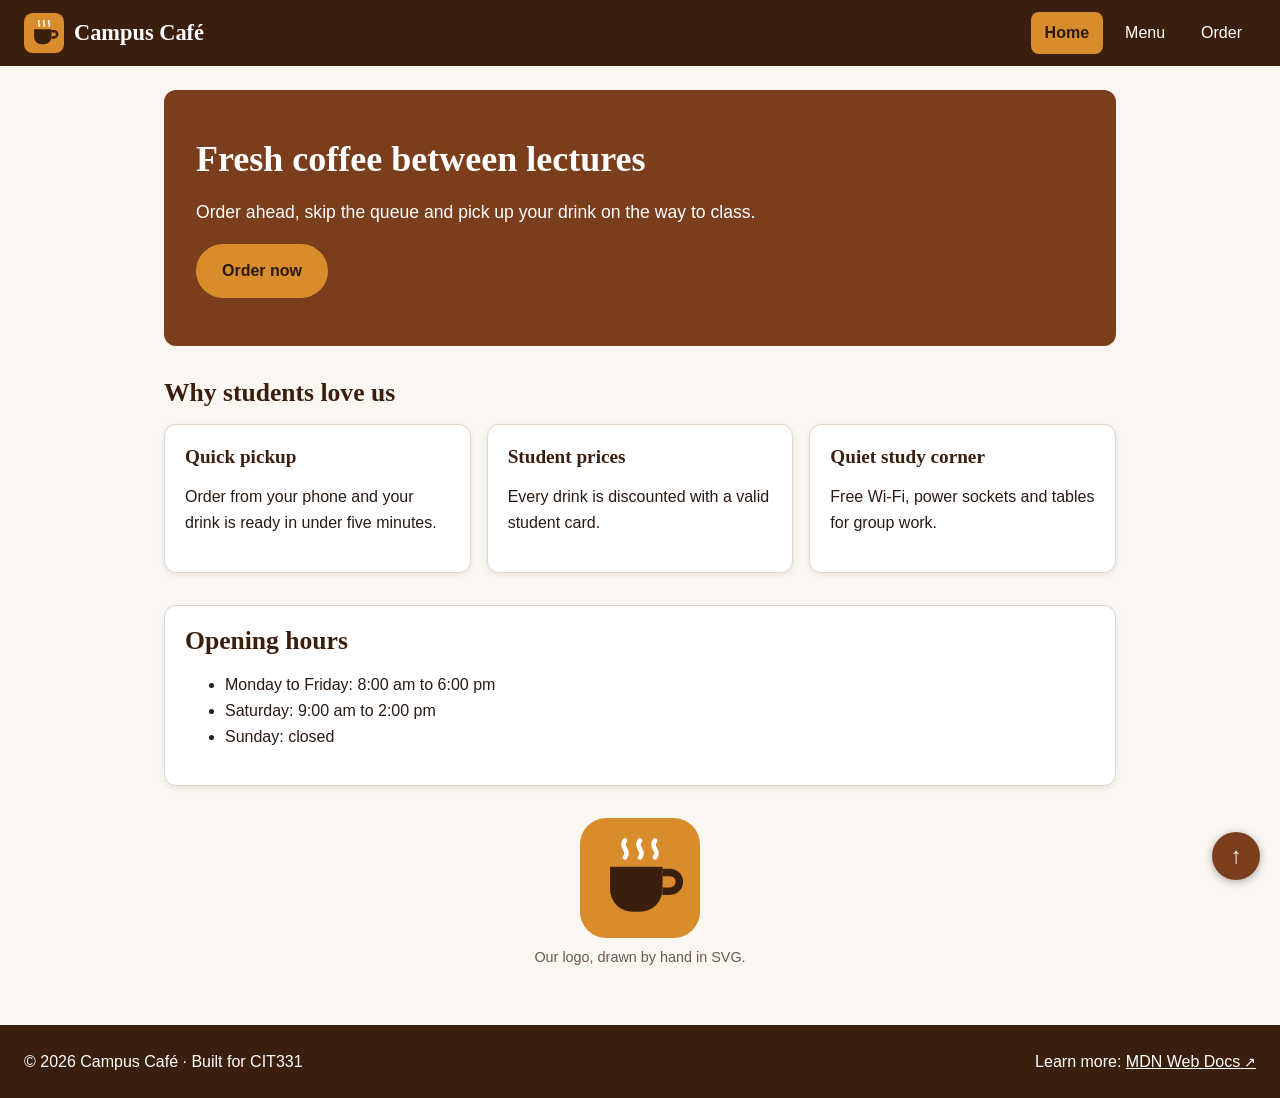
<file: index.html>
<!DOCTYPE html>
<html lang="en">
<head>
  <meta charset="UTF-8">
 
  <meta name="viewport" content="width=device-width, initial-scale=1.0">
  <meta name="description" content="Campus Café: fresh coffee, snacks and a quiet study space.">
  <title>Campus Café | Home</title>
 <link rel="stylesheet" href="css/styles.css">
</head>
<body id="top">
  <a class="skip-link" href="#main">Skip to main content</a>
 
  <header class="site-header">
    <a class="brand" href="index.html">
      <img src="images/logo.svg" alt="" width="40" height="40">
      <span>Campus Café</span>
    </a>
    <nav aria-label="Main">
      <ul class="nav-list">
        <li><a href="index.html" class="active" aria-current="page">Home</a></li>
        <li><a href="menu.html">Menu</a></li>
        <li><a href="order.html">Order</a></li>
      </ul>
    </nav>
  </header>
 
  <main id="main">
    <section class="hero">
      <h1>Fresh coffee between lectures</h1>
      <p>Order ahead, skip the queue and pick up your drink on the way to class.</p>
      <a class="btn" href="order.html">Order now</a>
    </section>
 
    <section class="highlights">
      <h2>Why students love us</h2>
      <div class="card-row">
        <article class="card">
          <h3>Quick pickup</h3>
          <p>Order from your phone and your drink is ready in under five minutes.</p>
        </article>
        <article class="card">
          <h3>Student prices</h3>
          <p>Every drink is discounted with a valid student card.</p>
        </article>
        <article class="card">
          <h3>Quiet study corner</h3>
          <p>Free Wi-Fi, power sockets and tables for group work.</p>
        </article>
      </div>
    </section>
 
    <aside class="card notice">
      <h2>Opening hours</h2>
      <ul>
        <li>Monday to Friday: <time datetime="08:00">8:00 am</time> to <time datetime="18:00">6:00 pm</time></li>
        <li>Saturday: <time datetime="09:00">9:00 am</time> to <time datetime="14:00">2:00 pm</time></li>
        <li>Sunday: closed</li>
      </ul>
    </aside>
 
    <figure class="logo-figure">
      <img src="images/logo.svg" alt="Campus Café logo: a coffee cup with steam" width="120" height="120">
      <figcaption>Our logo, drawn by hand in SVG.</figcaption>
    </figure>
  </main>
 
  <footer class="site-footer">
    <p>&copy; 2026 Campus Café &middot; Built for CIT331</p>
    <p>Learn more: <a href="https://developer.mozilla.org/" target="_blank" rel="noopener noreferrer">MDN Web Docs</a></p>
  </footer>
 
  <a class="back-to-top" href="#top" aria-label="Back to top">&uarr;</a>
</body>
</html>
</file>
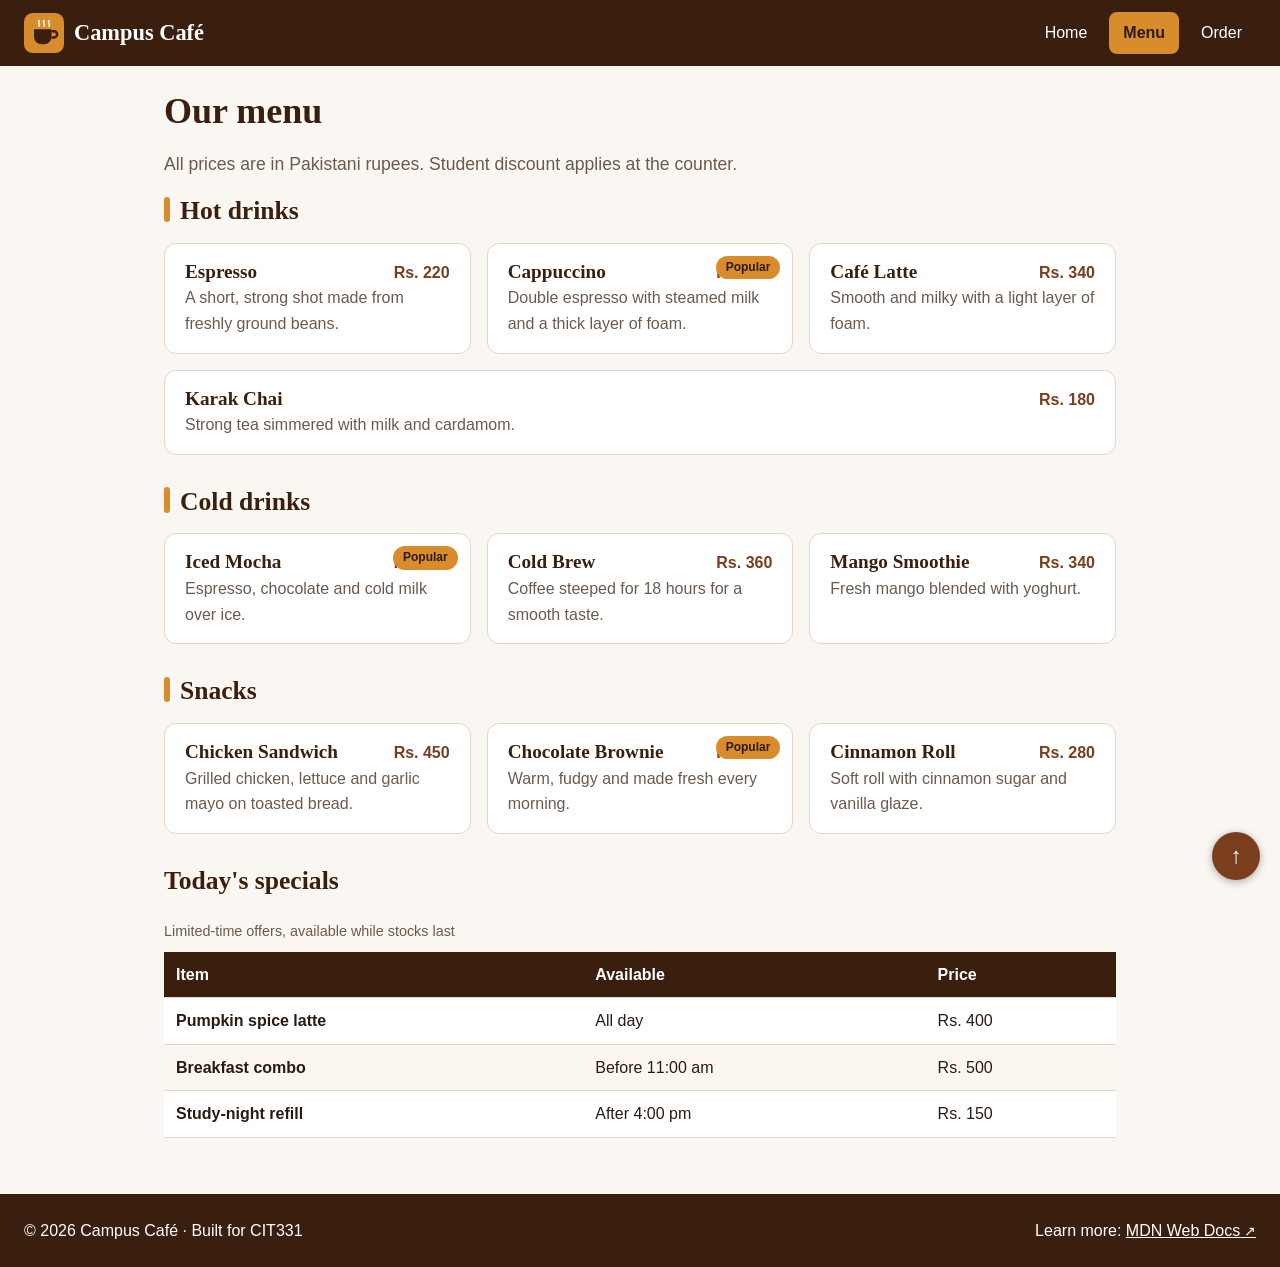
<file: menu.html>
<!DOCTYPE html>
<html lang="en">
<head>
  <meta charset="UTF-8">
  <meta name="viewport" content="width=device-width, initial-scale=1.0">
  <meta name="description" content="The Campus Café menu: hot drinks, cold drinks and snacks.">
  <title>Campus Café | Menu</title>
  <link rel="stylesheet" href="css/styles.css">
</head>
<body id="top">
  <a class="skip-link" href="#main">Skip to main content</a>

  <header class="site-header">
    <a class="brand" href="index.html">
      <img src="images/logo.svg" alt="" width="40" height="40">
      <span>Campus Café</span>
    </a>
    <nav aria-label="Main">
      <ul class="nav-list">
        <li><a href="index.html">Home</a></li>
        <li><a href="menu.html" class="active" aria-current="page">Menu</a></li>
        <li><a href="order.html">Order</a></li>
      </ul>
    </nav>
  </header>

  <main id="main">
    <h1>Our menu</h1>
    <p>All prices are in Pakistani rupees. Student discount applies at the counter.</p>

    <section class="menu-group">
      <h2>Hot drinks</h2>
      <div class="menu-list">
        <article class="menu-item">
          <div class="item-head">
            <h3>Espresso</h3>
            <span class="price">Rs. 220</span>
          </div>
          <p>A short, strong shot made from freshly ground beans.</p>
        </article>
        <article class="menu-item">
          <span class="badge">Popular</span>
          <div class="item-head">
            <h3>Cappuccino</h3>
            <span class="price">Rs. 320</span>
          </div>
          <p>Double espresso with steamed milk and a thick layer of foam.</p>
        </article>
        <article class="menu-item">
          <div class="item-head">
            <h3>Caf&eacute; Latte</h3>
            <span class="price">Rs. 340</span>
          </div>
          <p>Smooth and milky with a light layer of foam.</p>
        </article>
        <article class="menu-item">
          <div class="item-head">
            <h3>Karak Chai</h3>
            <span class="price">Rs. 180</span>
          </div>
          <p>Strong tea simmered with milk and cardamom.</p>
        </article>
      </div>
    </section>

    <section class="menu-group">
      <h2>Cold drinks</h2>
      <div class="menu-list">
        <article class="menu-item">
          <span class="badge">Popular</span>
          <div class="item-head">
            <h3>Iced Mocha</h3>
            <span class="price">Rs. 380</span>
          </div>
          <p>Espresso, chocolate and cold milk over ice.</p>
        </article>
        <article class="menu-item">
          <div class="item-head">
            <h3>Cold Brew</h3>
            <span class="price">Rs. 360</span>
          </div>
          <p>Coffee steeped for 18 hours for a smooth taste.</p>
        </article>
        <article class="menu-item">
          <div class="item-head">
            <h3>Mango Smoothie</h3>
            <span class="price">Rs. 340</span>
          </div>
          <p>Fresh mango blended with yoghurt.</p>
        </article>
      </div>
    </section>

    <section class="menu-group">
      <h2>Snacks</h2>
      <div class="menu-list">
        <article class="menu-item">
          <div class="item-head">
            <h3>Chicken Sandwich</h3>
            <span class="price">Rs. 450</span>
          </div>
          <p>Grilled chicken, lettuce and garlic mayo on toasted bread.</p>
        </article>
        <article class="menu-item">
          <span class="badge">Popular</span>
          <div class="item-head">
            <h3>Chocolate Brownie</h3>
            <span class="price">Rs. 250</span>
          </div>
          <p>Warm, fudgy and made fresh every morning.</p>
        </article>
        <article class="menu-item">
          <div class="item-head">
            <h3>Cinnamon Roll</h3>
            <span class="price">Rs. 280</span>
          </div>
          <p>Soft roll with cinnamon sugar and vanilla glaze.</p>
        </article>
      </div>
    </section>

    <section class="specials">
      <h2>Today's specials</h2>
      <div class="table-wrap">
        <table>
          <caption>Limited-time offers, available while stocks last</caption>
          <thead>
            <tr>
              <th scope="col">Item</th>
              <th scope="col">Available</th>
              <th scope="col">Price</th>
            </tr>
          </thead>
          <tbody>
            <tr><th scope="row">Pumpkin spice latte</th><td>All day</td><td>Rs. 400</td></tr>
            <tr><th scope="row">Breakfast combo</th><td>Before 11:00 am</td><td>Rs. 500</td></tr>
            <tr><th scope="row">Study-night refill</th><td>After 4:00 pm</td><td>Rs. 150</td></tr>
          </tbody>
        </table>
      </div>
    </section>
  </main>

  <footer class="site-footer">
    <p>&copy; 2026 Campus Caf&eacute; &middot; Built for CIT331</p>
    <p>Learn more: <a href="https://developer.mozilla.org/" target="_blank" rel="noopener noreferrer">MDN Web Docs</a></p>
  </footer>

  <a class="back-to-top" href="#top" aria-label="Back to top">&uarr;</a>
</body>
</html>
</file>
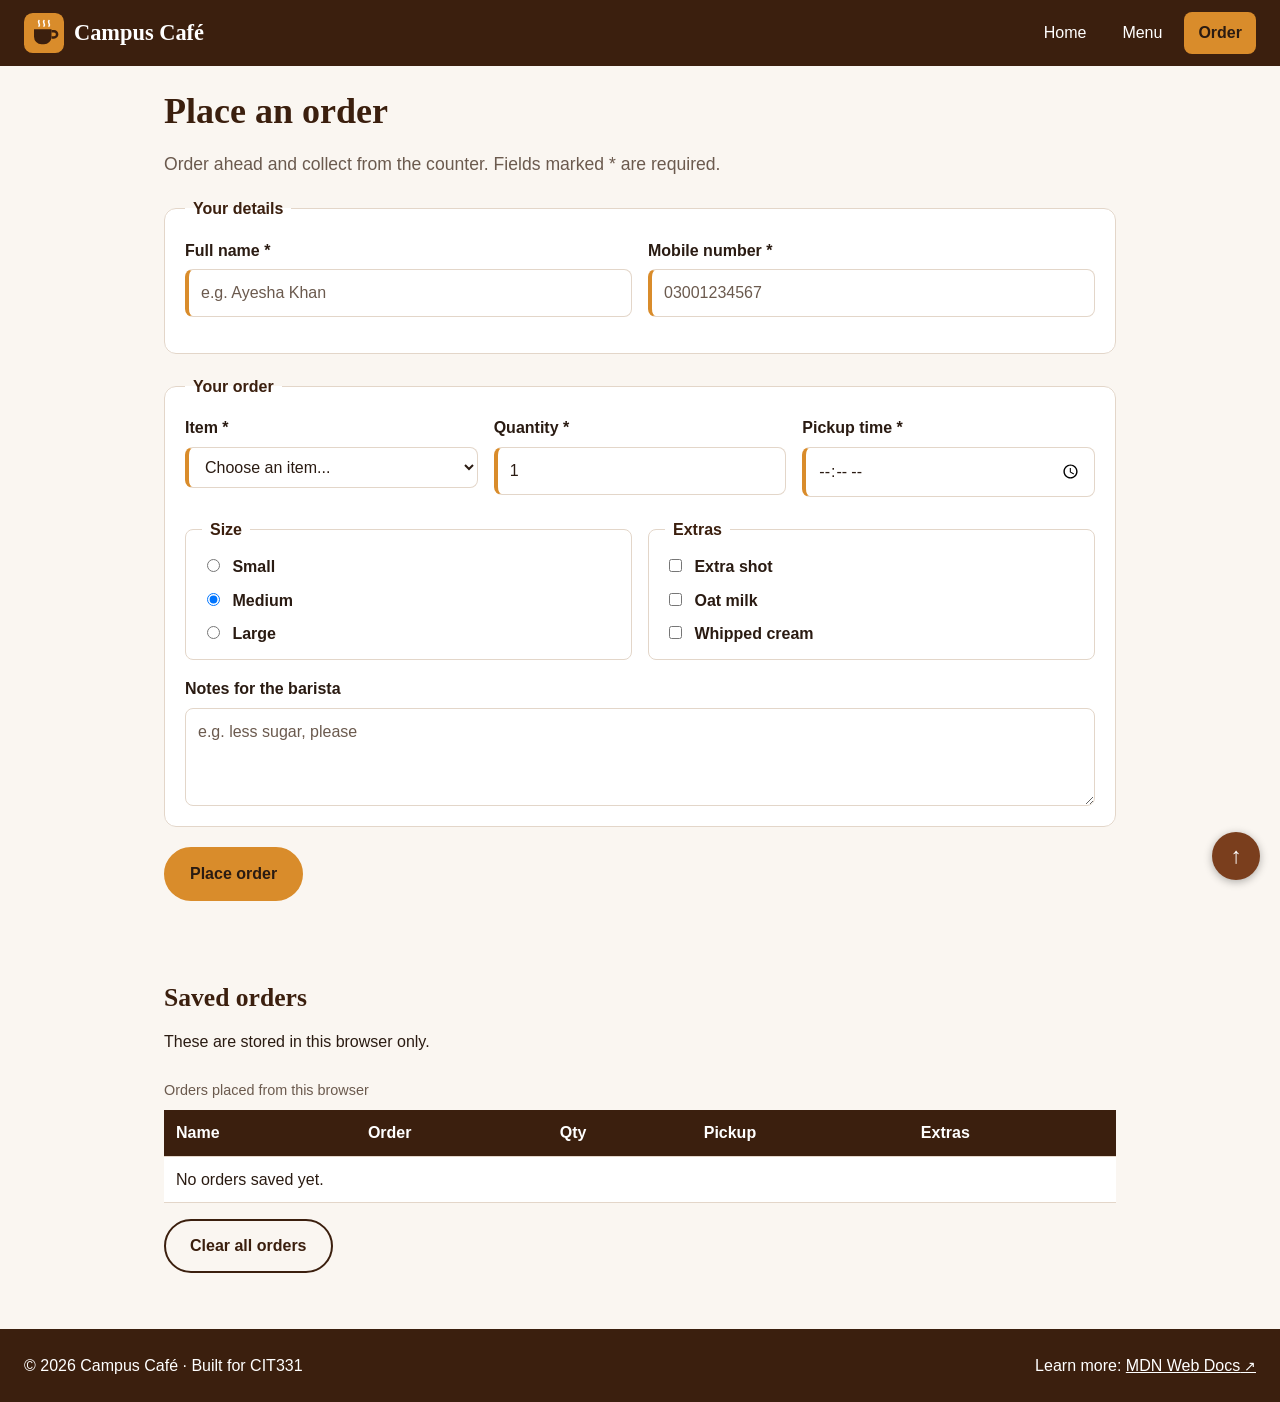
<file: order.html>
<!DOCTYPE html>
<html lang="en">
<head>
  <meta charset="UTF-8">
  <meta name="viewport" content="width=device-width, initial-scale=1.0">
  <meta name="description" content="Order ahead from Campus Café and collect at the counter.">
  <title>Campus Café | Order</title>
  <link rel="stylesheet" href="css/styles.css">
  <script src="js/order.js" defer></script>
</head>
<body id="top">
  <a class="skip-link" href="#main">Skip to main content</a>
 
  <header class="site-header">
    <a class="brand" href="index.html">
      <img src="images/logo.svg" alt="" width="40" height="40">
      <span>Campus Café</span>
    </a>
    <nav aria-label="Main">
      <ul class="nav-list">
        <li><a href="index.html">Home</a></li>
        <li><a href="menu.html">Menu</a></li>
        <li><a href="order.html" class="active" aria-current="page">Order</a></li>
      </ul>
    </nav>
  </header>
 
  
    <main id="main">
  <h1>Place an order</h1>
  <p>Order ahead and collect from the counter. Fields marked * are required.</p>
 
  <form id="order-form" action="#" method="post">
    <fieldset>
      <legend>Your details</legend>
      <div class="form-row">
        <div class="field">
          <label for="name">Full name *</label>
          <input type="text" id="name" name="name" required minlength="3"
                 maxlength="50" placeholder="e.g. Ayesha Khan" autocomplete="name">
        </div>
        <div class="field">
          <label for="phone">Mobile number *</label>
          <input type="tel" id="phone" name="phone" required pattern="03[0-9]{9}"
                 title="11 digits starting with 03, for example 03001234567"
                 placeholder="03001234567" autocomplete="tel">
        </div>
      </div>
    </fieldset>
 
    <fieldset>
      <legend>Your order</legend>
      <div class="form-row">
        <div class="field">
          <label for="item">Item *</label>
          <select id="item" name="item" required>
            <option value="">Choose an item...</option>
            <option>Espresso</option>
            <option>Cappuccino</option>
            <option>Cafe Latte</option>
            <option>Karak Chai</option>
            <option>Iced Mocha</option>
            <option>Cold Brew</option>
            <option>Mango Smoothie</option>
            <option>Chicken Sandwich</option>
            <option>Chocolate Brownie</option>
            <option>Cinnamon Roll</option>
          </select>
        </div>
        <div class="field">
          <label for="qty">Quantity *</label>
          <input type="number" id="qty" name="qty" required min="1" max="10" value="1">
        </div>
        <div class="field">
          <label for="pickup">Pickup time *</label>
          <input type="time" id="pickup" name="pickup" required min="08:00" max="18:00">
        </div>
      </div>
 
      <div class="form-row">
        <fieldset class="choice">
          <legend>Size</legend>
          <label><input type="radio" name="size" value="Small"> Small</label>
          <label><input type="radio" name="size" value="Medium" checked> Medium</label>
          <label><input type="radio" name="size" value="Large"> Large</label>
        </fieldset>
        <fieldset class="choice">
          <legend>Extras</legend>
          <label><input type="checkbox" name="extras" value="Extra shot"> Extra shot</label>
          <label><input type="checkbox" name="extras" value="Oat milk"> Oat milk</label>
          <label><input type="checkbox" name="extras" value="Whipped cream"> Whipped cream</label>
        </fieldset>
      </div>
 
      <div class="field">
        <label for="notes">Notes for the barista</label>
        <textarea id="notes" name="notes" rows="3" maxlength="200"
                  placeholder="e.g. less sugar, please"></textarea>
      </div>
    </fieldset>
 
    <button type="submit" class="btn">Place order</button>
    <p id="message" role="status" aria-live="polite"></p>
  </form>
 
  <section class="saved-orders">
    <h2>Saved orders</h2>
    <p>These are stored in this browser only.</p>
    <div class="table-wrap">
      <table>
        <caption>Orders placed from this browser</caption>
        <thead>
          <tr>
            <th scope="col">Name</th>
            <th scope="col">Order</th>
            <th scope="col">Qty</th>
            <th scope="col">Pickup</th>
            <th scope="col">Extras</th>
          </tr>
        </thead>
        <tbody id="orders-body"></tbody>
      </table>
    </div>
    <button type="button" id="clear-orders" class="btn btn-secondary">Clear all orders</button>
  </section>
</main>
  
 
  <footer class="site-footer">
    <p>&copy; 2026 Campus Café &middot; Built for CIT331</p>
    <p>Learn more: <a href="https://developer.mozilla.org/" target="_blank" rel="noopener noreferrer">MDN Web Docs</a></p>
  </footer>
 
  <a class="back-to-top" href="#top" aria-label="Back to top">&uarr;</a>
</body>
</html>
</file>
<file: css/styles.css>
/* ===== Campus Café: styles.css ===== */

/* ---------- 1. Reset, tokens and base typography ---------- */
*, *::before, *::after {
  box-sizing: border-box;
}

:root {
  --brand: #7a3e1d;
  --brand-dark: #3b1f0e;
  --accent: #d98c2b;
  --bg: #faf6f1;
  --surface: #ffffff;
  --text: #2a1b12;
  --muted: #6b5a4e;
  --border: #e3d6c9;
  --space: 16px;
  --radius: 12px;
}

body {
  margin: 0;
  font-family: "Segoe UI", Arial, sans-serif;
  font-size: 1rem;
  line-height: 1.6;
  color: var(--text);
  background: var(--bg);
  min-height: 100vh;
  display: flex;
  flex-direction: column;
}

/* ---------- 2. Headings, links, focus ---------- */
h1, h2, h3 {
  font-family: Georgia, "Times New Roman", serif;
  color: var(--brand-dark);
  line-height: 1.2;
}
h1 { font-size: 2.25rem; margin: 0 0 var(--space); }
h2 { font-size: 1.6rem; margin: 0 0 var(--space); }
h3 { font-size: 1.2rem; margin: 0 0 8px; }

a { color: var(--brand); }
a:hover { color: var(--brand-dark); text-decoration-thickness: 3px; }

a:focus-visible, button:focus-visible, input:focus-visible, select:focus-visible, textarea:focus-visible {
  outline: 3px solid var(--brand);
  outline-offset: 3px;
}

/* ---------- 3. Page shell ---------- */
#main {
  max-width: 1000px;
  margin: 0 auto;
  padding: 24px;
  width: 100%;
  flex: 1;
}
main > section, main > aside, main > figure { margin: 0 0 32px; }
h1 + p { font-size: 1.1rem; color: var(--muted); }

/* ---------- 4. Header and navigation (Merged) ---------- */
.site-header {
  background: var(--brand-dark);
  color: #fff;
  padding: 12px 24px;
  display: flex;
  flex-wrap: wrap;
  align-items: center;
  justify-content: space-between;
  gap: 12px;
  position: sticky;
  top: 0;
  z-index: 100;
}
.brand {
  color: #fff;
  text-decoration: none;
  font-family: Georgia, "Times New Roman", serif;
  font-size: 1.4rem;
  font-weight: 700;
  display: flex;
  align-items: center;
  gap: 10px;
}
.nav-list {
  list-style: none;
  margin: 0;
  padding: 0;
  display: flex;
  gap: 8px;
}
.nav-list li { display: inline-block; }
.nav-list a {
  display: inline-block;
  color: #fff;
  text-decoration: none;
  padding: 8px 14px;
  border-radius: 8px;
}
.nav-list a:not(.active):hover { background: rgba(255, 255, 255, 0.18); }
.nav-list a.active {
  background: var(--accent);
  color: var(--text);
  font-weight: 700;
}

/* ---------- 5. Footer (Merged) ---------- */
.site-footer {
  background: var(--brand-dark);
  color: #fff;
  padding: 20px 24px;
  display: flex;
  flex-wrap: wrap;
  align-items: center;
  justify-content: space-between;
  gap: 8px 24px;
}
.site-footer p { margin: 4px 0; }
.site-footer a { color: #fff; }

/* ---------- 6. Hero, buttons, cards ---------- */
.hero {
  background: var(--brand);
  color: #fff;
  padding: 48px 32px;
  border-radius: var(--radius);
}
.hero h1, .hero p { color: #fff; }
.hero h1 { margin-bottom: 12px; }

.btn {
  display: inline-block;
  background: var(--accent);
  color: var(--text);
  font: inherit;
  font-weight: 700;
  padding: 12px 24px;
  border: 2px solid var(--accent);
  border-radius: 999px;
  text-decoration: none;
  cursor: pointer;
}
.btn:hover {
  background: var(--brand-dark);
  border-color: var(--brand-dark);
  color: #fff;
}
.btn-secondary {
  background: transparent;
  color: var(--brand-dark);
  border-color: var(--brand-dark);
}
.btn-secondary:hover { background: var(--brand-dark); color: #fff; }

.card {
  background: var(--surface);
  border: 1px solid var(--border);
  border-radius: var(--radius);
  padding: 20px;
  box-shadow: 0 2px 6px rgba(59, 31, 14, 0.08);
}
.logo-figure { text-align: center; }
figcaption { color: var(--muted); font-size: 0.9rem; }

/* ---------- 7. Menu, tables ---------- */
.menu-group h2::before {
  content: "";
  display: inline-block;
  width: 6px;
  height: 1em;
  margin-right: 10px;
  background: var(--accent);
  border-radius: 3px;
  vertical-align: -0.12em;
}
.menu-item {
  background: var(--surface);
  border: 1px solid var(--border);
  border-radius: var(--radius);
  padding: 16px 20px;
  margin-bottom: 0; /* updated for flexbox */
  flex: 1 1 300px;
  position: relative; /* Added for badge */
}
.menu-list {
  display: flex;
  flex-wrap: wrap;
  gap: 16px;
}
.menu-item p { margin: 0; color: var(--muted); }
.item-head {
  display: flex;
  justify-content: space-between;
  align-items: baseline;
  gap: 12px;
}
.item-head h3 { margin: 0; }
.price { font-weight: 700; color: var(--brand); }

table {
  width: 100%;
  border-collapse: collapse;
  background: var(--surface);
}
caption {
  text-align: left;
  padding: 8px 0;
  color: var(--muted);
  font-size: 0.9rem;
}
th, td {
  text-align: left;
  padding: 10px 12px;
  border-bottom: 1px solid var(--border);
}
thead th { background: var(--brand-dark); color: #fff; }
tbody th { font-weight: 600; }
tbody tr:nth-child(even) { background: #fbf6f0; }

/* ---------- 8. Attribute selectors and pseudo-elements ---------- */
a[href^="http"]::after {
  content: " \2197";
  font-size: 0.85em;
}

/* ---------- 9. Forms ---------- */
form > fieldset {
  background: var(--surface);
  border: 1px solid var(--border);
  border-radius: var(--radius);
  padding: 16px 20px;
  margin: 0 0 20px;
}
legend { font-weight: 700; padding: 0 8px; color: var(--brand-dark); }
label { font-weight: 600; }

input, select, textarea {
  font: inherit;
  width: 100%;
  padding: 10px 12px;
  border: 1px solid var(--border);
  border-radius: 8px;
  background: #fff;
  color: var(--text);
}
input[type="radio"], input[type="checkbox"] {
  width: auto;
  margin-right: 8px;
}
input[required], select[required] { border-left: 4px solid var(--accent); }
input[placeholder]:not(:placeholder-shown):invalid { border-color: #b3261e; }
::placeholder { color: var(--muted); opacity: 1; }
#message { min-height: 1.6em; font-weight: 600; color: #0a6b50; }

/* ---------- 10. Positioning ---------- */
.badge {
  position: absolute;
  top: 12px;
  right: 12px;
  background: var(--accent);
  color: var(--text);
  font-size: 0.75rem;
  font-weight: 700;
  padding: 2px 10px;
  border-radius: 999px;
}
.back-to-top {
  position: fixed;
  right: 20px;
  bottom: 20px;
  width: 48px;
  height: 48px;
  display: flex;
  align-items: center;
  justify-content: center;
  background: var(--brand);
  color: #fff;
  font-size: 1.4rem;
  text-decoration: none;
  border-radius: 50%;
  box-shadow: 0 2px 8px rgba(0, 0, 0, 0.3);
}
.back-to-top:hover { background: var(--brand-dark); color: #fff; }
.skip-link {
  position: absolute;
  left: -9999px;
  top: 0;
}
.skip-link:focus {
  left: 8px;
  top: 8px;
  z-index: 200;
  background: #fff;
  color: var(--brand-dark);
  padding: 8px 14px;
  border-radius: 8px;
}

/* ---------- 11. Flexbox: cards ---------- */
.card-row {
  display: flex;
  flex-wrap: wrap;
  gap: 16px;
}
.card-row > .card {
  flex: 1 1 260px;
}

/* ---------- 12. Flexbox: form layout ---------- */
.form-row {
  display: flex;
  flex-wrap: wrap;
  gap: 16px;
  margin-bottom: 16px;
}
.form-row > .field,
.form-row > .choice {
  flex: 1 1 220px;
}
.field {
  display: flex;
  flex-direction: column;
  gap: 6px;
  margin-bottom: 4px;
}
fieldset.choice {
  display: flex;
  flex-direction: column;
  gap: 8px;
  margin: 0;
  border: 1px solid var(--border);
  border-radius: 8px;
  padding: 12px 16px;
}
.saved-orders { margin-top: 40px; }
.table-wrap { overflow-x: auto; margin-bottom: 16px; }

/* ---------- 13. Responsive ---------- */
img {
  max-width: 100%;
  height: auto;
}
@media (max-width: 768px) {
  h1 { font-size: 1.9rem; }
  #main { padding: 16px; }
  .hero { padding: 32px 20px; }
  .site-header { flex-direction: column; align-items: flex-start; }
}
@media (max-width: 480px) {
  .nav-list { flex-wrap: wrap; }
  .btn { display: block; width: 100%; text-align: center; }
  .site-footer { flex-direction: column; align-items: flex-start; }
}
</file>
